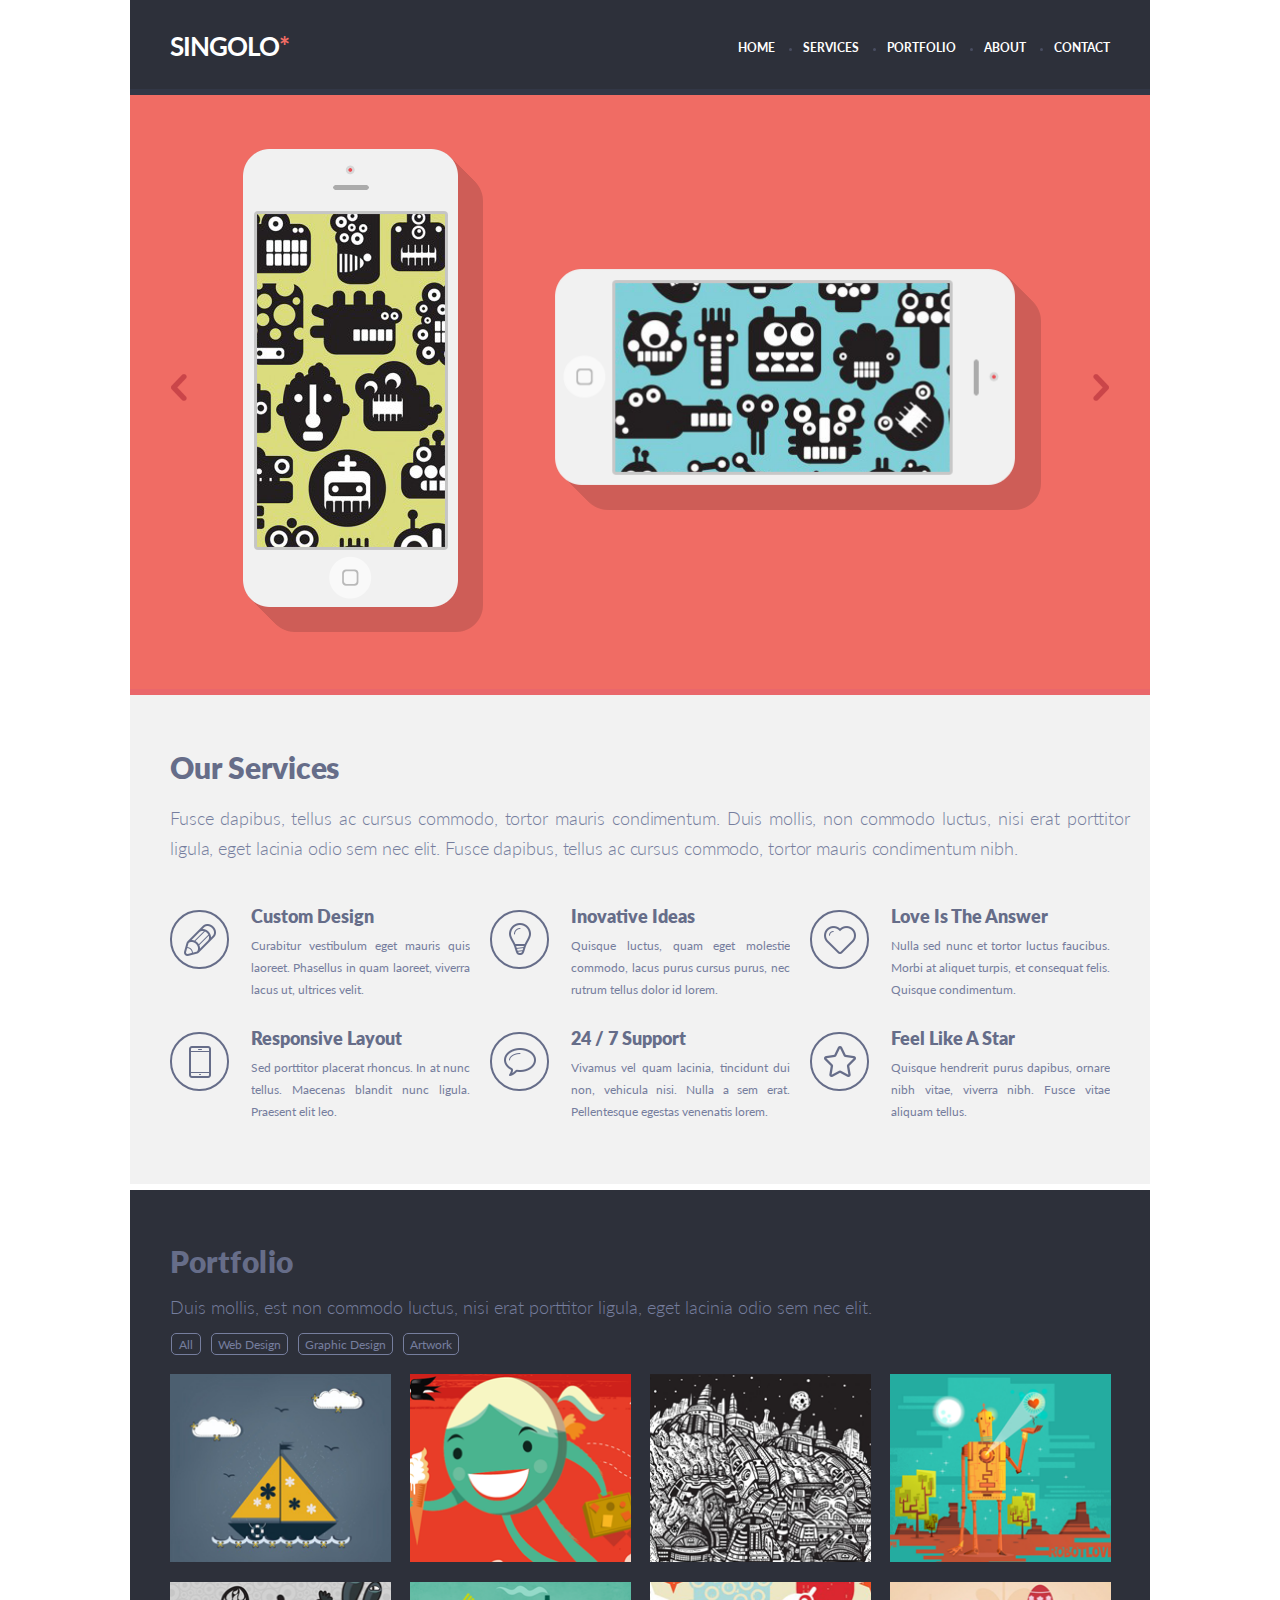
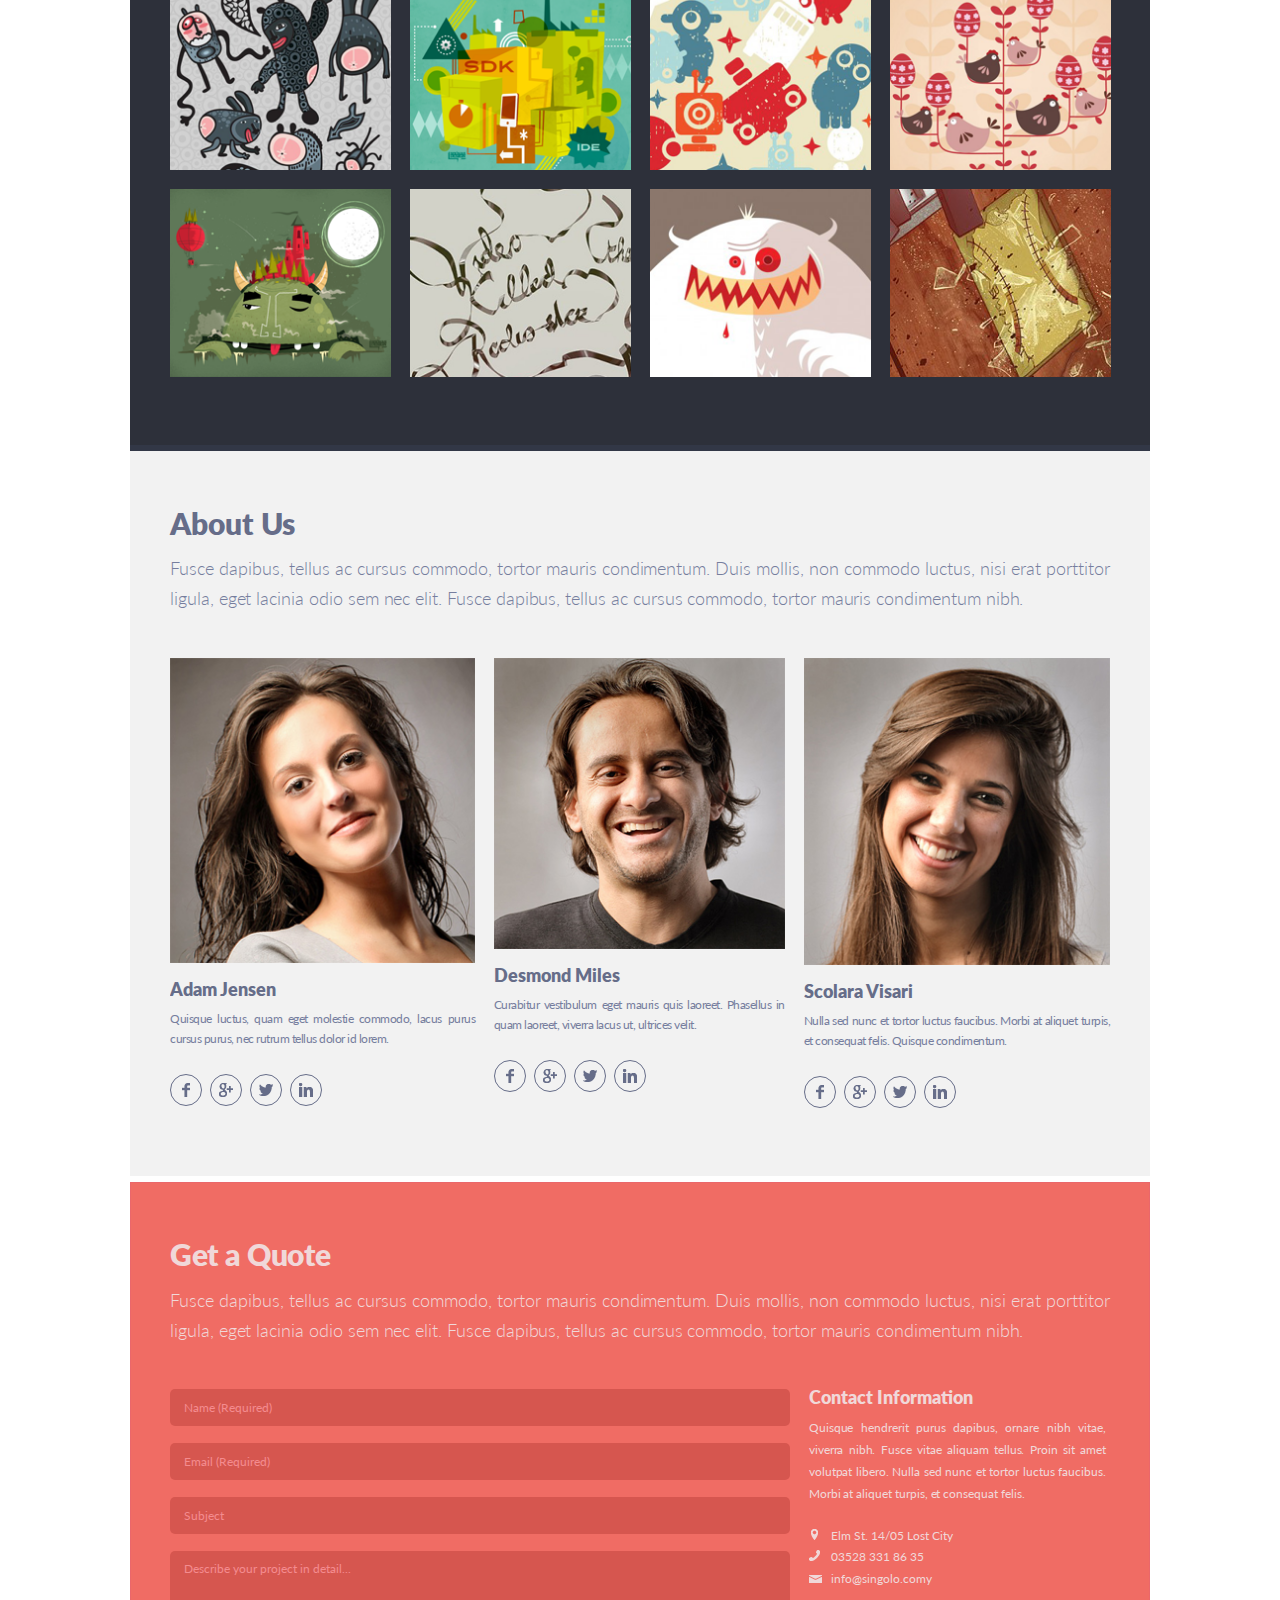
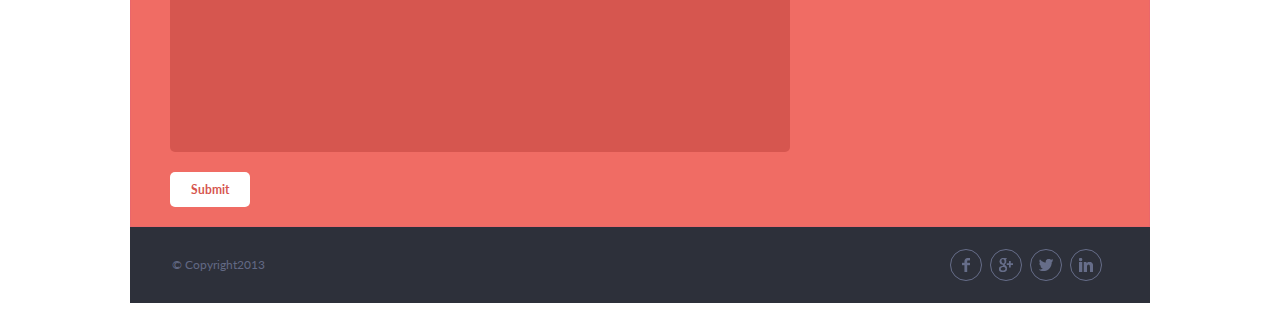
<file: index.html>
<!DOCTYPE html>
<html lang="en">
    <head>
        <meta charset="UTF-8">
        <meta name="viewport" content="width=device-width, initial-scale=1.0">
        <title>Singolo</title>
        <link rel="stylesheet" href="style.css">
        
    </head>
    <body>
        <header>
            <div class="fixed-header">
                <div class="burger_logo">

                    <div class="burger" style="transform: rotate(0deg);">
                        <span></span>
                    </div>

                    <div class="logo">
                        <h1>SINGOLO</h1><span>*</span>
                    </div>
                    <nav class="navbar">
                        <ul>
                            <li class="li">
                                <a href="#home">HOME</a>
                            </li>
                            <li class="li">
                                <a href="#services">SERVICES</a>
                            </li>
                            <li class="li">
                                <a href="#portfolio">PORTFOLIO</a>
                            </li>
                            <li class="li">
                                <a href="#about">ABOUT</a>
                            </li> 
                            <li class="li">
                                <a href="#contact">CONTACT</a>
                            </li>
                        </ul>
                    </nav>
                </div>
            </div>
        </header>
        <div class="shadowX "></div>
        <main>
            <article class="slider" id="home">
                <div class="buttonl"></div>
                <div class="wrapper_for_slider item">

                        <div class="screen_ver">
                            <img src="assets/img/phonever.png" class="photo-vertical">
                            <div class="off_screen_ver screen_visible"></div>
                        </div>                      
                        <div class="screen_hor">
                            <img src="assets/img/phonehor.png" class="photo-horizontal">
                            <div class="off_screen_hor screen_visible"></div>
                        </div>  

                </div>

                <div class="buttonr"></div>    

                <div class="wrapper_for_slider2 item">
                    <div class="screen_main">
                        <img src="assets/img/phone-group.png" class="phone-group">
                    </div>                      
                </div> 

            </article>
            <article class="services" id="services">
                <div class="block1">
                    <h1>Our Services</h1>
                    <p>
                        Fusce dapibus, tellus ac cursus commodo, tortor mauris condimentum. Duis mollis, non commodo luctus, nisi erat porttitor ligula, eget lacinia odio sem nec elit. Fusce dapibus, tellus ac cursus commodo, tortor mauris condimentum nibh.
                    </p>
                </div>
                <div class="block2">
                    <div class="positions">
                        <div class="ellipse" id="pen">
                            <img src="assets/img/pen.png">
                        </div>
                        <div class="text">
                            <h1>Custom Design</h1>
                            <p>
                                Curabitur vestibulum eget mauris quis laoreet. Phasellus in quam laoreet, viverra lacus ut, ultrices velit.
                            </p>
                        </div>
                    </div>
                    <div class="positions">
                        <div class="ellipse" id="bulb">
                            <img src="assets/img/bulb.png">
                        </div>
                        <div class="text">
                            <h1>Inovative Ideas</h1>
                            <p>
                                Quisque luctus, quam eget molestie commodo, lacus purus cursus purus, nec rutrum tellus dolor id lorem.
                            </p>
                        </div>
                    </div>
                    <div class="positions">
                        <div class="ellipse" id="heart">
                            <img src="assets/img/heart.png">
                        </div>
                        <div class="text">
                            <h1>Love Is The Answer</h1>
                            <p>
                                Nulla sed nunc et tortor luctus faucibus. Morbi at aliquet turpis, et consequat felis. Quisque condimentum.
                            </p>
                        </div>
                    </div>
                    <div class="positions addpos">
                        <div class="ellipse" id="phone">
                            <img src="assets/img/phone.png">
                        </div>
                        <div class="text">
                            <h1>Responsive Layout</h1>
                            <p>
                                Sed porttitor placerat rhoncus. In at nunc tellus. Maecenas blandit nunc ligula. Praesent elit leo.
                            </p>
                        </div>
                    </div>
                    <div class="positions addpos">
                        <div class="ellipse" id="bubble">
                            <img src="assets/img/bubble.png">
                        </div>
                        <div class="text">
                            <h1>24 / 7 Support</h1>
                            <p>
                                Vivamus vel quam lacinia, tincidunt dui non, vehicula nisi. Nulla a sem erat. Pellentesque egestas venenatis lorem.
                            </p>
                        </div>
                    </div>
                    <div class="positions addpos">
                        <div class="ellipse" id="star">
                            <img src="assets/img/star.png">
                        </div>
                        <div class="text">
                            <h1>Feel Like A Star</h1>
                            <p>
                                Quisque hendrerit purus dapibus, ornare nibh vitae, viverra nibh. Fusce vitae aliquam tellus.
                            </p>
                        </div>
                    </div>                         
                </div>
            </article>
            <article class="portfolio" id="portfolio">
                <div class="portfolio-navigation">
                    <h1>Portfolio</h1>
                    <p>Duis mollis, est non commodo luctus, nisi erat porttitor ligula, eget lacinia odio sem nec elit.</p>
                    <div class="buttons">   
                        <button id="button-all" class="single-button">All</button>
                        <button class="single-button">Web Design</button>
                        <button class="single-button">Graphic Design</button>
                        <button class="single-button">Artwork</button>
                    </div> 
                </div>
                <div class="portfolio-pictures">
                    <img src="assets/img/pictures/picture1.png" class="picture">
                    <img src="assets/img/pictures/picture2.png" class="picture">
                    <img src="assets/img/pictures/picture3.png" class="picture">
                    <img src="assets/img/pictures/picture4.png" class="picture">
                    <img src="assets/img/pictures/picture5.png" class="picture">
                    <img src="assets/img/pictures/picture6.png" class="picture">
                    <img src="assets/img/pictures/picture7.png" class="picture">
                    <img src="assets/img/pictures/picture8.png" class="picture">
                    <img src="assets/img/pictures/picture9.png" class="picture">
                    <img src="assets/img/pictures/picture10.png" class="picture">
                    <img src="assets/img/pictures/picture11.png" class="picture">
                    <img src="assets/img/pictures/picture12.png" class="picture">
                    <img src="assets/img/pictures/picture12.png" class="picture">
                </div>
            </article>
            <article class="about-us" id="about">
                <h1>About Us</h1>
                <p>Fusce dapibus, tellus ac cursus commodo, tortor mauris condimentum. Duis mollis, non commodo luctus, nisi erat porttitor ligula, eget lacinia odio sem nec elit. Fusce dapibus, tellus ac cursus commodo, tortor mauris condimentum nibh.</p>
                <div class="persons">
                    <div class="person">
                        <img src="assets/img/photo1.png" class="person-photo">
                        <h3>Adam Jensen</h3>
                        <p>Quisque luctus, quam eget molestie commodo, lacus purus cursus purus, nec rutrum tellus dolor id lorem.</p>
                        <div class="contacts">
                            <div class="contact-img facebook"></div>
                            <div class="contact-img google"></div>
                            <div class="contact-img twitter"></div>
                            <div class="contact-img linkedin"></div>
                        </div>
                    </div>
                    <div class="person">
                        <img src="assets/img/photo2.png" class="person-photo">
                        <h3>Desmond Miles</h3>
                        <p>Curabitur vestibulum eget mauris quis laoreet. Phasellus in quam laoreet, viverra lacus ut, ultrices velit.</p>
                        <div class="contacts">
                            <div class="contact-img facebook"></div>
                            <div class="contact-img google"></div>
                            <div class="contact-img twitter"></div>
                            <div class="contact-img linkedin"></div>
                        </div>
                    </div>
                    <div class="person">
                        <img src="assets/img/photo3.png" class="person-photo">
                        <h3>Scolara Visari</h3>
                        <p>Nulla sed nunc et tortor luctus faucibus. Morbi at aliquet turpis, et consequat felis. Quisque condimentum.</p>
                        <div class="contacts">
                            <div class="contact-img facebook"></div>
                            <div class="contact-img google"></div>
                            <div class="contact-img twitter"></div>
                            <div class="contact-img linkedin"></div>
                        </div>
                    </div>
                </div>
            </article>
            <div class="block_message" id="message">
                <div class="message">
                    <h3>Письмо отправлено</h3>
                    <p id="theme"></p>
                    <p id="description"></p>
                    <button type="button" id="button_close">OK</button>
                </div>
            </div>
            <article class="form" id="contact">
                
                <h1>Get a Quote</h1>
                <p>Fusce dapibus, tellus ac cursus commodo, tortor mauris condimentum. Duis mollis, non commodo luctus, nisi erat porttitor ligula, eget lacinia odio sem nec elit. Fusce dapibus, tellus ac cursus commodo, tortor mauris condimentum nibh.</p>
                <div class="enter-form">
                    <div class="main-form">
                        <form action="#" method="get" name="form" class="form-to-use">
                            <input type="text"  name="Name" placeholder="Name (Required)" required pattern="[A-Za-zА-яа-я-\s']" class="name">
                            <input type="email"  name="Mail" placeholder="Email (Required)" required class="mail">
                            <input type="text"  name="Subject" placeholder="Subject" class="subject" id="subject">
                            <textarea name="description" placeholder="Describe your project in detail..." class="textarea" id="textarea"></textarea>
                            <button type="submit" class="form-button">Submit</button>
                        </form>
                    </div>       
                    <div class="information">
                        <h3>Contact Information</h3>
                        <p>Quisque hendrerit purus dapibus, ornare nibh vitae, viverra nibh. Fusce vitae aliquam tellus. Proin sit amet volutpat libero. Nulla sed nunc et tortor luctus faucibus. Morbi at aliquet turpis, et consequat felis.</p>
                        <div class="contact-info1">
                            <img src="assets/img/location.png"><span> Elm St. 14/05 Lost City</span><br>
                        </div>    
                        <div class="contact-info2">
                            <a href="tel:035283318635"><img src="assets/img/footer-phone.png"></a><span> 03528 331 86 35</span><br>
                        </div>
                        <div class="contact-info3"> 
                            <a href="mailto:info@singolo.comy"><img src="assets/img/mail.png"></a><span> info@singolo.comy</span><br>
                        </div>   
                    </div>
                </div>
            </article>
            
        </main>
        <footer>
            <p>&copy; Copyright2013</p>
            <div class="footer-links">
                <div class="contact-img facebook"></div>
                <div class="contact-img google"></div>
                <div class="contact-img twitter"></div>
                <div class="contact-img linkedin"></div>
            </div>
        </footer>
        <script src="script.js"></script>
    </body>
</html>
</file>
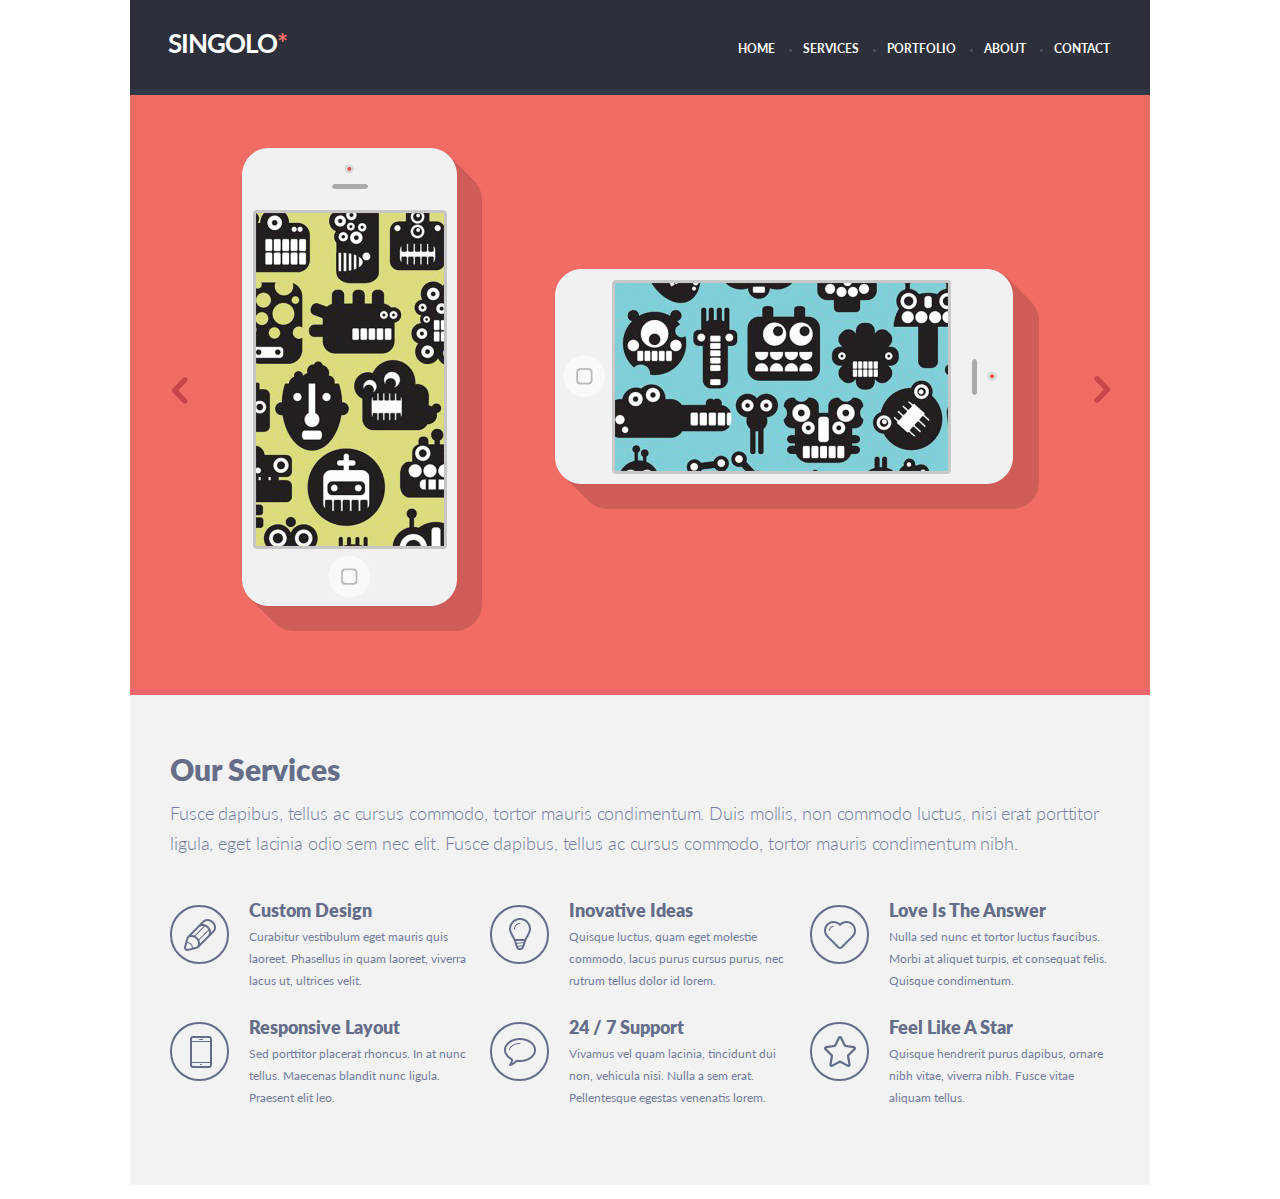
<file: singolo1.html>
<!DOCTYPE html>
<html lang="en">
    <head>
        <meta charset="UTF-8">
        <title>Singolo</title>
        <link rel="stylesheet" href="singolo1.css">
    </head>
    <body>
        <header>
            <div class="logo">
                <h1>SINGOLO</h1><span>*</span>
            </div>
            <nav class="navbar">
                <ul>
                    <li class="li">
                        <a href="#">HOME</a>
                    </li>
                    <li class="li">
                        <a href="#">SERVICES</a>
                    </li>
                    <li class="li">
                        <a href="#">PORTFOLIO</a>
                    </li>
                    <li class="li">
                        <a href="#">ABOUT</a>
                    </li> 
                    <li class="li">
                        <a href="#">CONTACT</a>
                    </li>
                </ul>
            </nav>
        </header>
        <main>
            <article class="slider">
                <div class="buttonl"></div>
                <div class="buttonr"></div>
                <img src="assets/img/phonever.png" class="photo-vertical">
                <img src="assets/img/phonehor.png" class="photo-horizontal">
            </article>
            <article class="services">
                <div class="block1">
                    <h1>Our Services</h1>
                    <p>
                        Fusce dapibus, tellus ac cursus commodo, tortor mauris condimentum. Duis mollis, non commodo luctus, nisi erat porttitor ligula, eget lacinia odio sem nec elit. Fusce dapibus, tellus ac cursus commodo, tortor mauris condimentum nibh.
                    </p>
                </div>
                <div class="block2">
                    <div class="positions">
                        <div class="ellipse" id="pen">
                            <img src="assets/img/pen.png">
                        </div>
                        <div class="text">
                            <h1>Custom Design</h1>
                            <p>
                                Curabitur vestibulum eget mauris quis laoreet. Phasellus in quam laoreet, viverra lacus ut, ultrices velit.
                            </p>
                        </div>
                    </div>
                    <div class="positions">
                        <div class="ellipse" id="bulb">
                            <img src="assets/img/bulb.png">
                        </div>
                        <div class="text">
                            <h1>Inovative Ideas</h1>
                            <p>
                                Quisque luctus, quam eget molestie commodo, lacus purus cursus purus, nec rutrum tellus dolor id lorem.
                            </p>
                        </div>
                    </div>
                    <div class="positions">
                        <div class="ellipse" id="heart">
                            <img src="assets/img/heart.png">
                        </div>
                        <div class="text">
                            <h1>Love Is The Answer</h1>
                            <p>
                                Nulla sed nunc et tortor luctus faucibus. Morbi at aliquet turpis, et consequat felis. Quisque condimentum.
                            </p>
                        </div>
                    </div>
                    <div class="positions addpos">
                        <div class="ellipse" id="phone">
                            <img src="assets/img/phone.png">
                        </div>
                        <div class="text">
                            <h1>Responsive Layout</h1>
                            <p>
                                Sed porttitor placerat rhoncus. In at nunc tellus. Maecenas blandit nunc ligula. Praesent elit leo.
                            </p>
                        </div>
                    </div>
                    <div class="positions addpos">
                        <div class="ellipse" id="bubble">
                            <img src="assets/img/bubble.png">
                        </div>
                        <div class="text">
                            <h1>24 / 7 Support</h1>
                            <p>
                                Vivamus vel quam lacinia, tincidunt dui non, vehicula nisi. Nulla a sem erat. Pellentesque egestas venenatis lorem.
                            </p>
                        </div>
                    </div>
                    <div class="positions addpos">
                        <div class="ellipse" id="star">
                            <img src="assets/img/star.png">
                        </div>
                        <div class="text">
                            <h1>Feel Like A Star</h1>
                            <p>
                                Quisque hendrerit purus dapibus, ornare nibh vitae, viverra nibh. Fusce vitae aliquam tellus.
                            </p>
                        </div>
                    </div>                         
                </div>
            </article>

        </main>
        <footer>
            
        </footer>
    </body>
</html>
</file>
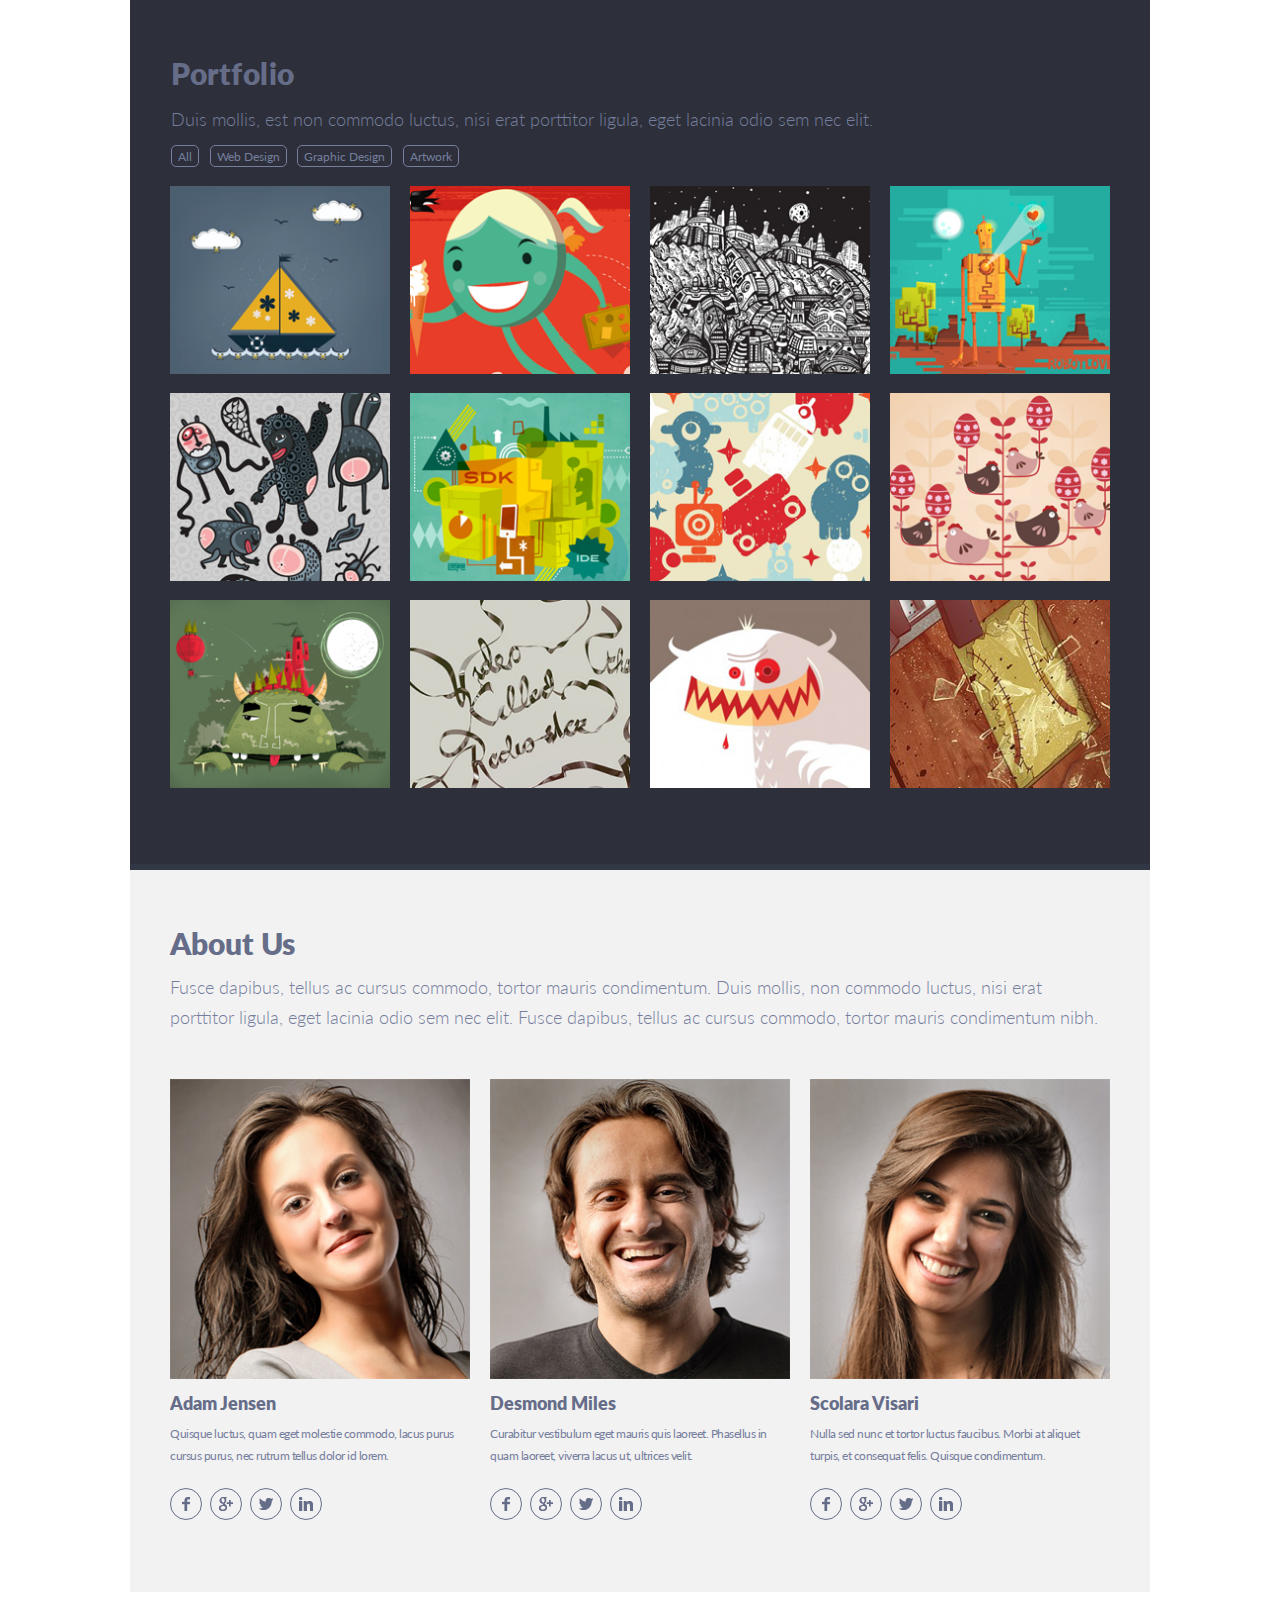
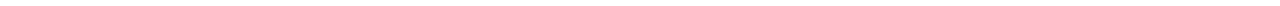
<file: singolo2.html>
<!DOCTYPE html>
<html lang="en">
    <head>
        <meta charset="UTF-8">
        <title>Singolo</title>
        <link rel="stylesheet" href="singolo2.css">
    </head>
    <body>
        <main>
            <article class="portfolio">
                <div class="portfolio-navigation">
                    <h1>Portfolio</h1>
                    <p>Duis mollis, est non commodo luctus, nisi erat porttitor ligula, eget lacinia odio sem nec elit.</p>
                    <div class="buttons">   
                        <button>All</button>
                        <button>Web Design</button>
                        <button>Graphic Design</button>
                        <button>Artwork</button>
                    </div> 
                </div>
                <div class="portfolio-pictures">
                    <img src="assets/img/pictures/picture1.png" class="picture">
                    <img src="assets/img/pictures/picture2.png" class="picture">
                    <img src="assets/img/pictures/picture3.png" class="picture">
                    <img src="assets/img/pictures/picture4.png" class="picture">
                    <img src="assets/img/pictures/picture5.png" class="picture">
                    <img src="assets/img/pictures/picture6.png" class="picture">
                    <img src="assets/img/pictures/picture7.png" class="picture">
                    <img src="assets/img/pictures/picture8.png" class="picture">
                    <img src="assets/img/pictures/picture9.png" class="picture">
                    <img src="assets/img/pictures/picture10.png" class="picture">
                    <img src="assets/img/pictures/picture11.png" class="picture">
                    <img src="assets/img/pictures/picture12.png" class="picture">
                    <img src="assets/img/pictures/picture10.png" class="picture">
                    <img src="assets/img/pictures/picture11.png" class="picture">
                    <img src="assets/img/pictures/picture12.png" class="picture">
                </div>
            </article>
            <article class="about-us">
                <h1>About Us</h1>
                <p>Fusce dapibus, tellus ac cursus commodo, tortor mauris condimentum. Duis mollis, non commodo luctus, nisi erat porttitor ligula, eget lacinia odio sem nec elit. Fusce dapibus, tellus ac cursus commodo, tortor mauris condimentum nibh.</p>
                <div class="persons">
                    <div class="person">
                        <img src="assets/img/photo1.png" class="person-photo">
                        <h3>Adam Jensen</h3>
                        <p>Quisque luctus, quam eget molestie commodo, lacus purus cursus purus, nec rutrum tellus dolor id lorem.</p>
                        <div class="contacts">
                            <div class="contact-img facebook"></div>
                            <div class="contact-img google"></div>
                            <div class="contact-img twitter"></div>
                            <div class="contact-img linkedin"></div>
                        </div>
                    </div>
                    <div class="person">
                        <img src="assets/img/photo2.png" class="person-photo">
                        <h3>Desmond Miles</h3>
                        <p>Curabitur vestibulum eget mauris quis laoreet. Phasellus in quam laoreet, viverra lacus ut, ultrices velit.</p>
                        <div class="contacts">
                            <div class="contact-img facebook"></div>
                            <div class="contact-img google"></div>
                            <div class="contact-img twitter"></div>
                            <div class="contact-img linkedin"></div>
                        </div>
                    </div>
                    <div class="person">
                        <img src="assets/img/photo3.png" class="person-photo">
                        <h3>Scolara Visari</h3>
                        <p>Nulla sed nunc et tortor luctus faucibus. Morbi at aliquet turpis, et consequat felis. Quisque condimentum.</p>
                        <div class="contacts">
                            <div class="contact-img facebook"></div>
                            <div class="contact-img google"></div>
                            <div class="contact-img twitter"></div>
                            <div class="contact-img linkedin"></div>
                        </div>
                    </div>
                </div>
            </article>
        </main>
    </body>
</html>
</file>
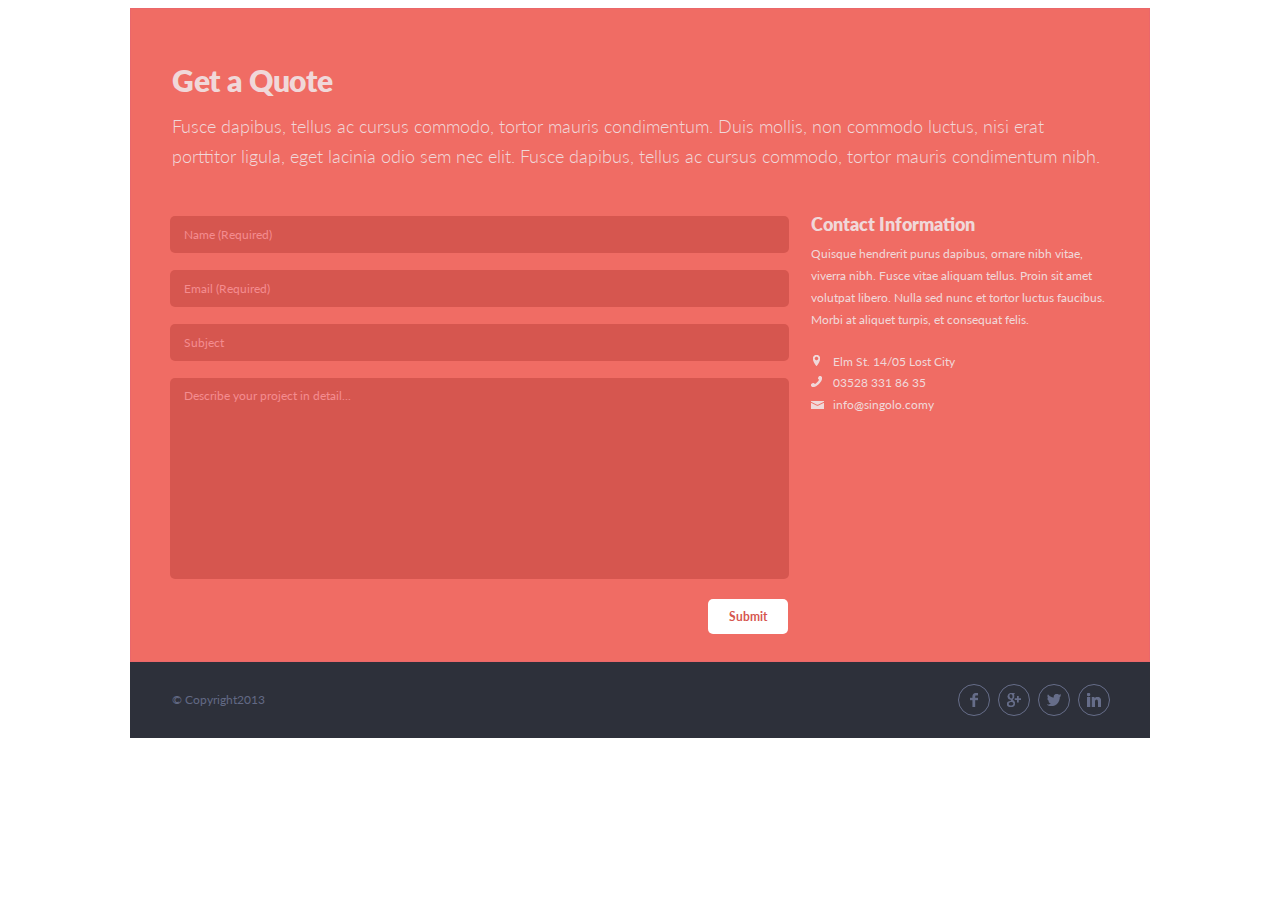
<file: singolo3.html>
<!DOCTYPE html>
<html lang="en">
    <head>
        <meta charset="UTF-8">
        <title>Singolo</title>
        <link rel="stylesheet" href="singolo3.css">
    </head>
    <body>
        <main>
            <article class="form">
                <h1>Get a Quote</h1>
                <p>Fusce dapibus, tellus ac cursus commodo, tortor mauris condimentum. Duis mollis, non commodo luctus, nisi erat porttitor ligula, eget lacinia odio sem nec elit. Fusce dapibus, tellus ac cursus commodo, tortor mauris condimentum nibh.</p>
                <div class="enter-form">
                    <div class="main-form">
                        <form action="#" method="get" name="form" class="form-to-use">
                            <input type="text"  name="Name" placeholder="Name (Required)" required class="name">
                            <input type="email"  name="Mail" placeholder="Email (Required)" required class="mail">
                            <input type="text"  name="Subject" placeholder="Subject" class="subject">
                            <textarea name="description" placeholder="Describe your project in detail..." class="textarea"></textarea>
                            <button type="submit" class="form-button">Submit</button>
                        </form>
                    </div>
                    <div class="information">
                        <h3>Contact Information</h3>
                        <p>Quisque hendrerit purus dapibus, ornare nibh vitae, viverra nibh. Fusce vitae aliquam tellus. Proin sit amet volutpat libero. Nulla sed nunc et tortor luctus faucibus. Morbi at aliquet turpis, et consequat felis.</p>
                        <div class="contact-info1">
                            <img src="assets/img/location.png"><span> Elm St. 14/05 Lost City</span><br>
                        </div>    
                        <div class="contact-info2">
                            <a href="tel:035283318635"><img src="assets/img/footer-phone.png"></a><span> 03528 331 86 35</span><br>
                        </div>
                        <div class="contact-info3"> 
                            <a href="mailto:info@singolo.comy"><img src="assets/img/mail.png"></a><span> info@singolo.comy</span><br>
                        </div>   
                    </div>
                </div>
            </article>
        </main>
        <footer>
            <p>&copy; Copyright2013</p>
            <div class="footer-links">
                <div class="contact-img facebook"></div>
                <div class="contact-img google"></div>
                <div class="contact-img twitter"></div>
                <div class="contact-img linkedin"></div>
            </div>
        </footer>
    </body>
</html>
</file>
<file: style.css>
@font-face {
    font-family: 'Lato-Bold';
    src: url('assets/fonts/Lato-Bold.ttf');
}

@font-face {
    font-family: 'Lato-Black';
    src: url('assets/fonts/Lato-Black.ttf');
}

@font-face {
    font-family: 'Lato-Regular';
    src: url('assets/fonts/Lato-Regular.ttf');
}

@font-face {
    font-family: 'Lato-Light';
    src: url('assets/fonts/Lato-Light.ttf');
}

html {
    scroll-behavior: smooth;
}

body {
    text-align: justify;
    background: white;
    margin: 0;
}

article {
    scroll-margin-top: 80px;
}

header {
    max-width: 1020px;
    height: 97px;
    margin: -8px auto 0 auto; 
    color: #fff;
    border-bottom: 6px solid #323746;
}

.fixed-header {
    position: fixed;
    max-width: 1020px;
    width: 100%;
    height: 97px;
    background: #2d303a;
    z-index: 25;
}

/* --------------- burger menu ----------------*/

.burger_logo {
    display: flex;
    justify-content: space-between;
    transition: 0.5s;
}

/* -------------------------------*/

.logo {  
    position: absolute;
    width: 200px;
    height: 89px;
    box-sizing: border-box;
    padding: 38px 0px 11px 40px
}

.logo h1 {
    display: inline;
    font-family: Lato-Bold;
    font-size: 26px;
    letter-spacing: -1px;
}

.logo span {
    font-family: Lato-Bold;
    font-size: 26px;
    color: #f06c64;
}

.navbar {
    width: 450px;
    height: 89px;
}

.navbar ul {
    display: flex;
    justify-content: space-between;
    box-sizing: border-box;
    padding: 30px 36px 0 38px; 
}

.navbar li {
    list-style-type: none;
}

.navbar li::after {
    display: inline-block;
    content: "";
    width: 3px;
    height: 3px;
    border-radius: 50%;
    margin: 1px 10px;
    background-color: #494e62;
}

.li:last-child::after {
    content: "";
    width: 0;
    height: 0;
    margin: 0;
}

a {
    font-family: Lato-Bold;
    font-size: 12px;
    text-decoration: none;
    color: white;
}

a:hover {
    color: #f06c64;
}

main {
    /*max-width: 1020px;*/
    margin: 0 auto 0 auto;  
}

.slider {
    display: block;
    position: relative;
    max-width: 1020px;
    height: calc(100vw * 0.58823);
    max-height: 594px;
    margin: 0 auto;
    background: #f06c64;
    border-bottom: 6px solid#ea676b;
    overflow: hidden;
}

.slider_blue {
    background-color: #648BF0;
}

.wrapper_for_slider {
    position: absolute;
    max-width: 1020px;
    width: 100%;
    height: 100%;
    animation: 0.5s ease-in-out;
}

.wrapper_for_slider2 {
    position: absolute;
    display: none;
    max-width: 1020px;
    width: 100%;
    height: 100%;
    padding-bottom: 49px;
    background: #648BF0;
    animation: 0.5s ease-in-out;
}

.screen_ver {
    position: absolute;
    left: 10.9%;
    top: 9%;
    width: 24vw;
    max-width: 245px;
}

.photo-vertical {
    max-width: 245px;
    width: 100%;
}

.screen_hor {
    position: absolute;
    top: 29%;
    left: 41.5%;
    width: 47.8vw;
    max-width: 488px;
}

.photo-horizontal {
    max-width: 488px;
    width: 100%;
}

.screen_main {
    position: absolute;
    left: 27%;
    top: 10%;
    width: 49%;
    z-index: 0;
}

.phone-group {
    max-width: 500px;
    width: 100%;
}

.buttonl { 
    position: absolute;
    top: 47%;
    left: 4%;
    z-index: 10;
    width: 16px;
    height: 27px;
    background-image: url('assets/img/button-left.png');
    cursor: pointer;
}

.buttonr {
    position: absolute;
    top: 47%;
    right: 4%;
    z-index: 10;
    width: 16px;
    height: 27px;
    background-image: url('assets/img/button-right.png');
    cursor: pointer;
}

.buttonl:hover {
    background-image: url('assets/img/button-left-black.png');
}

.buttonr:hover {
    background-image: url('assets/img/button-right-black.png');
}

.services {
    display: flex;
    flex-direction: column;
    box-sizing: border-box;
    padding: 43px 20px 48px 40px;
    max-width: 1020px;
    margin: 0 auto;
    background: #f2f2f2;
    border-bottom: 6px solid#ffffff;
}

.block1 h1 {
    font-family: Lato-Black;
    font-size: 30px;
    line-height: 18px;
    color: #666d89;
    text-align: justify;
    letter-spacing: -0.05px;
}

.block1 p {
    margin-top: 27px;
    font-family: Lato-Light;
    font-size: 18px;
    line-height: 30px;
    letter-spacing: -0.1px;
    color: #767e9e;
    text-align: justify;
}

.block2 {
    display: flex;
    flex-direction: row;
    flex-wrap: wrap;
    justify-content: center;
    margin-top: 29px;
}

.positions {
    display: flex;
    flex-direction: row;
    width: 300px;
    margin-right: 20px;
 }
 
 .addpos {
     margin-top: 18px;
 }

.text {
    display: flex;
    flex-direction: column;
    margin: -17px 0px 6px 22px;
    width: 220px;
    height: 115px;
    overflow: hidden;
}

.block2 h1 {
    margin: 14px 0px;
    font-family: Lato-Black;
    text-align: justify;
    font-size: 18px;
    line-height: 18px;
    color: #666d89;
}

.block2 p {
    margin-top: -4px;
    font-family: Lato-Regular;
    text-align: justify;
    font-size: 12px;
    letter-spacing: 0px;
    line-height: 22px;
    color: #767e9e;
}

.ellipse {
    width: 59px;
    height: 59px;
    border-radius: 29px;
    border: 2px solid #666d89;
}

#pen {
    box-sizing: border-box;
    padding: 12px 12px;
}

#bulb {
    box-sizing: border-box;
    padding: 11px 17px;
}

#heart {
    box-sizing: border-box;
    padding: 14px 12px;
}

#phone {
    box-sizing: border-box;
    padding: 12px 17px;
}

#bubble {
    box-sizing: border-box;
    padding: 14px 12px;
}

#star {
    box-sizing: border-box;
    padding: 12px 12px;
}

.portfolio {
    margin: 0 auto;
    max-width: 1020px;
    padding-bottom: 39px;
    background: #2d303a;
    border-bottom: 6px solid #323746;
}

.portfolio-navigation {
    box-sizing: border-box;
    padding: 42px 40px 18px;
}

.portfolio-navigation h1 {
    font-family: Lato-Black;
    font-size: 30px;
    line-height: 18px;
    letter-spacing: 0.5px;
    color: #666d89;
}

.portfolio-navigation p {
    font-family: Lato-Light;
    font-size: 18px;
    line-height: 34px;
    letter-spacing: 0px;
    color: #767e9e;
}

.buttons {
    display: flex;
    justify-content: space-between;
    margin: -9px 1px;
    width: 288px;
}

.single-button {
    height: 22px;
    padding: 0px 6px;
    border: 1px solid  #767e9e;
    border-radius: 5px;
    background-color: #2d303a;
    font-family: Lato-Regular;
    font-size: 12px;
    line-height: 22px;
    color: #767e9e;
    cursor: pointer;
}

#button-all {
    padding: 0px 7px;
}

.buttons button:hover {
    border: 1px solid  white;
    color: white;
}

.portfolio-pictures {
    display: flex;
    flex-direction: row;
    flex-wrap: wrap;
    justify-content: center;
    padding: 10px 20px 10px 40px;
}

.picture:nth-child(n+13) {
    display: none;
  }

.picture {
    margin-bottom: 2%;
    margin-right: 2%;
    width: 23%;
}

.about-us {
    margin: 0px auto;
    max-width: 1020px;
    box-sizing: border-box;
    padding: 42px 40px 68px 40px;
    background: #f2f2f2;
    border-bottom: 6px solid #ffffff;
}

.about-us h1 {
    font-family: Lato-Black;
    font-size: 30px;
    line-height: 20px;
    letter-spacing: 0px;
    color: #666d89;
}

.about-us p {
    font-family: Lato-Light;
    font-size: 18px;
    line-height: 30px;
    letter-spacing:-0.05px;
    color: #767e9e;
}

.persons {
    display: flex;
    flex-direction: row;
    margin-top: 45px;
}

.person {
    max-width: 470px;
    margin-left: 2%;
}

.person:first-child {
    margin-left: 0px;
}

.person-photo {
    width: 100%;
}

.person h3 {
    margin-top: 13px;
    font-family: Lato-Black;
    font-size: 18px;
    line-height: 18px;
    color: #666d89;
    overflow: hidden;
}

.person p {
    margin-top: -7px;
    font-family: Lato-Regular;
    font-size: 12px;
    line-height: 20px;
    letter-spacing: -0.5px; 
    color: #767e9e;  
}

.contacts {
    display: flex;
    flex-direction: row;
    margin-top: 25px;
}

.contact-img {
    margin-right: 8px;
    box-sizing: border-box;
    width: 32px;
    height: 32px;
    border: 1px solid #666d89;
    border-radius: 50%;
}

.contact-img.facebook {
    cursor: pointer;
    background: url('assets/img/facebook.png') no-repeat;
    background-position: 11px 8px;
}

.contact-img.facebook:hover {
    background: url('assets/img/facebook-black.png') no-repeat;
    background-position: 11px 8px;
}

.contact-img.google {
    cursor: pointer;
    background: url('assets/img/google.png') no-repeat;
    background-position: 8px 8px;
}

.contact-img.google:hover {
    background: url('assets/img/google-black.png') no-repeat;
    background-position: 8px 8px;
}

.contact-img.twitter {
    cursor: pointer;
    background: url('assets/img/twitter.png') no-repeat;
    background-position: 8px 9px;
}

.contact-img.twitter:hover {
    background: url('assets/img/twitter-black.png') no-repeat;
    background-position: 8px 9px;
}

.contact-img.linkedin {
    cursor: pointer;
    background: url('assets/img/linkedin.png') no-repeat;
    background-position: 8px 8px;
}

.contact-img.linkedin:hover {
    background: url('assets/img/linkedin-black.png') no-repeat;
    background-position: 8px 8px;
}

.form {
    margin: 0 auto;
    box-sizing: border-box;
    padding: 41px 39px 14px;
    max-width: 1020px;
    background: #f06c64;
    border: 1px solid #ea676b;
}

.form h1 {
    font-family: Lato-Black;
    font-size: 30px;
    line-height: 21px;
    letter-spacing: -0.5px;
    color: #f0d8d9;
}

.form p {
    font-family: Lato-Light;
    font-size: 18px;
    line-height: 30px;
    letter-spacing: -0.05px;
    color: #f0d8d9;
}

.enter-form {
    display: flex;
    flex-direction: row;
    padding: 5px 2px;
}

.main-form {
    width: 66%;
}

.form-to-use {  
    margin: 21px 0px 0px -2px;
}

.name, .mail, .subject, .textarea {
    width: 100%;
    height: 37px;
    margin-bottom: 17px;
    box-sizing: border-box;
    padding: 0px 14px; 
    font-family: Lato-Regular;
    font-size: 12px;
    border: none;
    border-radius: 5px;
    background-color: #d6564f;
    color: #f48c8f; 
}

input::-webkit-input-placeholder { 
    color: #f48c8f; 
}
input:-moz-placeholder { 
    color: #f48c8f; 
}
input::-moz-placeholder { 
    color: #f48c8f; 
}
input:-ms-input-placeholder { 
    color: #f48c8f; 
}

textarea::-webkit-input-placeholder { 
    color: #f48c8f; 
}
textarea:-moz-placeholder { 
    color: #f48c8f; 
}
textarea::-moz-placeholder { 
    color: #f48c8f; 
}
textarea:-ms-input-placeholder { 
    color: #f48c8f; 
}

.textarea {
    height: 201px;
    margin-bottom: 16px;
    box-sizing: border-box;
    padding: 10px 14px;
    resize: none;
}

.form-button {
    width: 80px;
    padding: 10px 14px;
    border-radius: 5px;
    border: none;
    background-color: white;
    box-sizing: border-box;
    font-family: Lato-Bold;
    font-size: 12px;
    color: #d6564f; 
    cursor: pointer;
}

.information {
    width: 316px;
    box-sizing: border-box;
    padding: 10px 0px 0px 19px;
}

.information h3 {
    font-family: Lato-Black;
    font-size: 18px;
    line-height: 3px;
    color: #f0d8d9;
}

.information p, span {
    font-family: Lato-Regular;
    font-size: 12px;
    line-height: 22px;
    color: #f0d8d9;
}

.contact-info1 {
    box-sizing: border-box;
    padding: 8px 2px;
}

.contact-info1 span {
    padding-left: 10px;
}

.contact-info2 {
    margin-top: -18px;
    box-sizing: border-box;
    padding: 9px 0px;
}

.contact-info2 span {
    padding-left: 8px;
}

.contact-info3 {
    margin-top: -18px;
    box-sizing: border-box;
    padding: 9px 0px;
}

.contact-info3 span {
    padding-left: 6px;
}

footer {
    display: flex;
    flex-direction: row;
    justify-content: space-between;
    align-items: center;
    margin: 0 auto;
    box-sizing: border-box;
    padding: 0px 40px 0px 42px;
    max-width: 1020px;
    height: 76px;
    background-color: #2d303a;
}

footer p {
    font-family: Lato-Regular;
    font-size: 12px;
    line-height: 30px;
    letter-spacing: 0px;
    color: #626984;
}

.footer-links {
    display: flex;
    flex-direction: row;
}

.contact-img {
    margin-right: 8px;
    box-sizing: border-box;
    width: 32px;
    height: 32px;
    border: 1px solid #666d89;
    border-radius: 50%;
}


/*new styles for dom elements*/

.portfolio-pictures-border{
    box-sizing: border-box;
    border: 5px solid #F06C64;
}

.active__menu {
    color: #F06C64;
    border-bottom: 3px solid #F06C64;
    padding-bottom: 6px;
}

.buttons .buttons-style {
    color: #F06C64;
    border: 1px solid #F06C64;
    border-radius: 5px;
    font-family: Lato-Bold;
    background: none;
}

.block_message{
    position: fixed;
    bottom: 0;
    width: 100vw;
    height: 1000px;
    background-color: grey;
    opacity: 0.9;
    z-index: 2;
}

.message{
    position: absolute;
    bottom: 30%;
    left: 20%;
    right: 20%;
    width: 60%;
    background-color: darkgray;
    padding: 20px;
    font-family: Lato-Regular;
    font-size: 20px;
    color: black;
}

#message{
    visibility: hidden;
}

#description, #theme {
    font-family: Lato-Regular;
    font-size: 20px;
    color: black;
}

.visible_screen {
    visibility: visible;
    z-index: 1;
}
.invisible_screen {
    visibility: hidden;
    z-index: 1;
}


/* ------------------ */ 

.activeSlider,
.nextSlider {
  display: block;
}

.to-left {
    animation-name: left;
  }
  
.from-right {
    animation-name: right;
  }
  
.to-right {
    animation-name: right;
    animation-direction: reverse;
  }
  
.from-left {
    animation-name: left;
    animation-direction: reverse;
  }
  
  @keyframes left {
    from {
      left: 0;
    }
    to {
      left: -100%;
    }
  }
  
  @keyframes right {
    from {
      left: 100%;
    }
    to {
      left: 0;
    }
  }

  /* --------------------------------- responsive -----------------------------------*/


@media screen and (max-width: 1019px) and (min-width: 768px) {
  
   /* .screen_main {
        left: 200px;
        top: 50px;
    }
    
    .phone-group {
        width: 380px;
    }*/

    .positions {
        margin-right: 0px;
    }

    .picture {
        width: 31%;
    }

    .positions {
        width: 49%;
    }

    .text {
        padding-right: 30px;
        width: 100%;
        min-width: 220px;
    }
    
    .main-form {
        min-width: 442px;
    }

}

@media screen and  (max-width: 767px) {

    .logo {
        position: static;
        margin: 0 auto;
    }

    .navbar {
        display: none;
    }

    .burger {
        display: block;
        position: relative;
        top: 48px;
        left: 42px;
        width: 25px;
        height: 20px;
    }

    .burger span {
        position: absolute;
        top: 0;
        left: 0;
        width: 100%;
        height: 3px;
        background: white;
        border-radius: 5px;
    }

    .burger:before,
    .burger:after {
        position: absolute;
        left: 0;
        width: 100%;
        height: 3px;
        content: '';
        background: white;
        display: inline-block;
        border-radius: 5px;
    }

    .burger:before {
        top: 8.3px;
    }

    .burger:after {
        bottom: 0;
    }

    .navbar li::after {
        display: none;
    }

    .new_logo {
        display: flex;
        flex-direction: column;
        width: 278px;
        height: 100vh;
        z-index: 20;
        background: #2d303a;
        box-shadow: 10px 10px 30px rgba(0, 0, 0, 0.5);
    }
    
    .new_singolo {  
        position: static;
        margin: 0 auto;
        box-sizing: border-box;
        padding: 24px 0px 11px 43px;
    }
    
    .new_navbar {
        display: block;
        width: 278px;
        height: 100vh;
        background: #2d303a;
    }

    .navbar .new_ul {
        display: flex;
        flex-direction: column;
        justify-content: space-between;
        box-sizing: border-box;
        padding: 18vh 36px 0 71px;
    }

    .new_li {
        margin-bottom: 16%;
    }

    .new_a {
        font-family: Lato-Bold;
        font-size: 24px;
        line-height: 29px;
        text-decoration: none;
    }

    .shadowX {
        position: absolute;
        top: 0;
        left: 0;
    }

    .shadow {
        position: fixed;
        width: 100vw;
        height: 100vh;
        background-color: rgb(31, 31, 31, 0.6);
        z-index: 19;
    }



/* -------------------------------*/

    /*.screen_main {
        left: 102px;
        top: 32px;
    }
    
    .phone-group {
        width: 180px;
    }*/

    .positions {
        margin-right: 0px;
    }
    
    .picture {
        width: 48%;
        min-width: 120px;
    }

    .picture:nth-child(n+9) {
        display: none;
    }
    
    .positions {
        width: 100%;
    }

    .text {
        width: 100%;
        min-width: 170px;
    }
    
    .about-us {
        padding: 42px 30px 45px 30px;
    }
    
    .persons {
        flex-direction: column;
        align-items: center;
        flex-wrap: wrap;
    }

    .person:first-child {
        margin-top: 0px;
    }

    .person {
        margin-left: 0px;
        margin-top: 34px;
    }

    .form {
        padding: 41px 30px 14px;
    }    
        
    .enter-form {
        display: flex;
        flex-direction: column;
    }
    
    .main-form {
        width: 100%;
        min-width: 315px;
    }

    .form-button {
        width: 100%;
    }

    .information {
        width: 100%;
        padding: 10px 0px;
    }
    
    footer {
        justify-content: center;
    }
    
    footer p {
        display: none;
    }
    
}

@media screen and  (max-width: 374px) {   

    /*.screen_main {
        left: 102px;
        top: 32px;
    }
    
    .phone-group {
        width: 160px;
    }*/

    .buttons {
        width: 260px;
    }

    .single-button {
        padding: 0px 3px;
    }

    .positions {
        width: 100%;
    }
    
    .main-form {
        width: 100%;
        min-width: 235px;
    }

    .information {
        width: 100%;
    }
    

}

.off_screen_hor {
    position: absolute;
    top: 16px;
    left: 62px;
    width: 334px;
    height: 189px;
    border-radius: 2px;
    background: black;
    visibility: hidden;
}

/*.screen_visible {
    visibility: visible;
}*/

.off_screen_ver {
    position: absolute; 
    top: 66px; 
    left: 16px; 
    width: 189px; 
    height: 334px; 
    border-radius: 2px; 
    background: black; 
    visibility: hidden;  
}
</file>
<file: singolo1.css>
@font-face {
    font-family: 'Lato-Bold';
    src: url('assets/fonts/Lato-Bold.ttf');
}

@font-face {
    font-family: 'Lato-Black';
    src: url('assets/fonts/Lato-Black.ttf');
}

@font-face {
    font-family: 'Lato-Regular';
    src: url('assets/fonts/Lato-Regular.ttf');
}

@font-face {
    font-family: 'Lato-Light';
    src: url('assets/fonts/Lato-Light.ttf');
}

body {
    background: white;
}

header {
    display: flex;
    justify-content: space-between;
    max-width: 1020px;
    height: 89px;
    margin: -8px auto 0 auto;   
    background: #2d303a;
    color: #fff;
    border-bottom: 6px solid #323746;
}

.logo {  
    width: 200px;
    height: 89px;
    box-sizing: border-box;
    padding: 27px 0px 35px 38px;
    
}

.logo h1 {
    display: inline;
    font-family: Lato-Bold;
    font-size: 26px;
    letter-spacing: -1px;
}

.logo span {
    font-family: Lato-Bold;
    font-size: 26px;
    color: #f06c64;
}

.navbar {
    width: 450px;
    height: 89px;
}

.navbar ul {
    display: flex;
    justify-content: space-between;
    box-sizing: border-box;
    padding: 23px 36px 0 38px;  
}

.navbar li {
    list-style-type: none;
}

.navbar li::after {
    display: inline-block;
    content: "";
    width: 3px;
    height: 3px;
    border-radius: 50%;
    margin: 1px 10px;
    background-color: #494e62;
}

.li:last-child::after {
    content: "";
    width: 0;
    height: 0;
    margin: 0;
}

a {
    font-family: Lato-Bold;
    font-size: 12px;
    text-decoration: none;
    color: white;
}

a:hover {
    color: #f06c64;
}

main {
    max-width: 1020px;
    margin: 0 auto 0 auto;  
}

.slider {
    height: 594px;
    background: #f06c64;
    border-bottom: 6px solid#ea676b;
}

.photo-vertical {
    position: relative;
    left: 110px;
    top: -2px;
}

.photo-horizontal {
    position: relative;
    left: 174px;
    top: -126px;
}

.buttonl {
    position: relative;
    left: 42px;
    top: 282px; 
    width: 16px;
    height: 27px;
    background-image: url('assets/img/button-left.png');
}

.buttonr {
    position: relative;
    left: 964px;
    top: 254px; 
    width: 16px;
    height: 27px;
    background-image: url('assets/img/button-right.png');
}

.buttonl:hover {
    background-image: url('assets/img/button-left-black.png');
}

.buttonr:hover {
    background-image: url('assets/img/button-right-black.png');
}

.services {
    display: flex;
    flex-direction: column;
    box-sizing: border-box;
    padding: 45px 40px 68px 40px;
    height: 496px;
    background: #f2f2f2;
    border-bottom: 6px solid#ffffff;
}

.block1 h1 {
    font-family: Lato-Black;
    font-size: 30px;
    line-height: 18px;
    color: #666d89;
    text-align: left;
}

.block1 p {
    font-family: Lato-Light;
    font-size: 18px;
    line-height: 30px;
    letter-spacing: -0.1px;
    color: #767e9e;
    text-align: left;
}

.block2 {
    display: flex;
    flex-direction: row;
    flex-wrap: wrap;
    justify-content: space-between;
    margin-top: 29px;
}

.positions {
    display: flex;
    flex-direction: row;
    width: 300px;
 }
 
 .addpos {
     margin-top: 18px;
 }

.text {
    display: flex;
    flex-direction: column;
    margin: -16px 0px 0px 20px;
    width: 220px;
}

.block2 h1 {
    font-family: Lato-Black;
    text-align: left;
    font-size: 18px;
    line-height: 18px;
    color: #666d89;
}

.block2 p {
    margin-top: -5px;
    font-family: Lato-Regular;
    text-align: left;
    font-size: 12px;
    letter-spacing: 0px;
    line-height: 22px;
    color: #767e9e;
}

.ellipse {
    width: 59px;
    height: 59px;
    border-radius: 29px;
    border: 2px solid #666d89;
}

#pen {
    box-sizing: border-box;
    padding: 12px 12px;
}

#bulb {
    box-sizing: border-box;
    padding: 11px 17px;
}

#heart {
    box-sizing: border-box;
    padding: 14px 12px;
}

#phone {
    box-sizing: border-box;
    padding: 12px 18px;
}

#bubble {
    box-sizing: border-box;
    padding: 14px 12px;
}

#star {
    box-sizing: border-box;
    padding: 12px 12px;
}
</file>
<file: singolo2.css>
@font-face {
    font-family: 'Lato-Bold';
    src: url('assets/fonts/Lato-Bold.ttf');
}

@font-face {
    font-family: 'Lato-Black';
    src: url('assets/fonts/Lato-Black.ttf');
}

@font-face {
    font-family: 'Lato-Regular';
    src: url('assets/fonts/Lato-Regular.ttf');
}

@font-face {
    font-family: 'Lato-Light';
    src: url('assets/fonts/Lato-Light.ttf');
}

.portfolio {
    margin: -8px auto 0;
    max-width: 1020px;
    height: 864px;
    background: #2d303a;
    border-bottom: 6px solid #323746;
}

.portfolio-navigation {
    box-sizing: border-box;
    padding: 44px 41px 18px;
}

.portfolio-navigation h1 {
    font-family: Lato-Black;
    font-size: 30px;
    line-height: 18px;
    letter-spacing: 0.5px;
    color: #666d89;
}

.portfolio-navigation p {
    font-family: Lato-Light;
    font-size: 18px;
    line-height: 34px;
    letter-spacing: 0px;
    color: #767e9e;
}

.buttons {
    display: flex;
    justify-content: space-between;
    margin: -9px 0px;
    width: 288px;
}

.buttons button {
    height: 22px;
    padding: 0px 6px;
    border: 1px solid  #767e9e;
    border-radius: 5px;
    background-color: #2d303a;
    font-family: Lato-Regular;
    font-size: 12px;
    line-height: 22px;
    color: #767e9e;
}

.buttons button:hover {
    border: 1px solid  white;
    color: white;
}

.portfolio-pictures {
    display: flex;
    flex-direction: row;
    flex-wrap: wrap;
    justify-content: space-between;
    padding: 10px 40px;
    height: 600px;
    overflow: hidden;
}

.picture {
    margin-bottom: 19px;
    width: 220px;
    height: 188px;
}

.about-us {
    margin: 0px auto;
    max-width: 1020px;
    height: 728px;
    box-sizing: border-box;
    padding: 44px 40px 0px 40px;
    background: #f2f2f2;
    border-bottom: 6px solid #ffffff;
}

.about-us h1 {
    font-family: Lato-Black;
    font-size: 30px;
    line-height: 18px;
    letter-spacing: 0px;
    color: #666d89;
}

.about-us p {
    font-family: Lato-Light;
    font-size: 18px;
    line-height: 30px;
    letter-spacing: 0px;
    color: #767e9e;
}

.persons {
    display: flex;
    flex-direction: row;
    justify-content: space-between;
    flex-wrap: wrap;
    margin-top: 47px;
}

.person {
    width: 300px;
}

.person-photo {
    width: 300px;
}

.person h3 {
    margin-top: 11px;
    width: 300px;
    overflow: hidden;
    font-family: Lato-Black;
    font-size: 18px;
    line-height: 18px;
    white-space: nowrap;
    color: #666d89;
}

.person p {
    margin-top: -7px;
    font-family: Lato-Regular;
    font-size: 12px;
    line-height: 22px;
    letter-spacing: -0.5px; 
    color: #767e9e;  
}

.contacts {
    display: flex;
    flex-direction: row;
    margin-top: 21px;
}

.contact-img {
    margin-right: 8px;
    box-sizing: border-box;
    width: 32px;
    height: 32px;
    border: 1px solid #666d89;
    border-radius: 50%;
}

.contact-img.facebook {
    cursor: pointer;
    background: url('assets/img/facebook.png') no-repeat;
    background-position: 11px 8px;
}

.contact-img.facebook:hover {
    background: url('assets/img/facebook-black.png') no-repeat;
    background-position: 11px 8px;
}

.contact-img.google {
    cursor: pointer;
    background: url('assets/img/google.png') no-repeat;
    background-position: 8px 8px;
}

.contact-img.google:hover {
    background: url('assets/img/google-black.png') no-repeat;
    background-position: 8px 8px;
}

.contact-img.twitter {
    cursor: pointer;
    background: url('assets/img/twitter.png') no-repeat;
    background-position: 8px 9px;
}

.contact-img.twitter:hover {
    background: url('assets/img/twitter-black.png') no-repeat;
    background-position: 8px 9px;
}

.contact-img.linkedin {
    cursor: pointer;
    background: url('assets/img/linkedin.png') no-repeat;
    background-position: 8px 8px;
}

.contact-img.linkedin:hover {
    background: url('assets/img/linkedin-black.png') no-repeat;
    background-position: 8px 8px;
}
</file>
<file: singolo3.css>
@font-face {
    font-family: 'Lato-Bold';
    src: url('assets/fonts/Lato-Bold.ttf');
}

@font-face {
    font-family: 'Lato-Black';
    src: url('assets/fonts/Lato-Black.ttf');
}

@font-face {
    font-family: 'Lato-Regular';
    src: url('assets/fonts/Lato-Regular.ttf');
}

@font-face {
    font-family: 'Lato-Light';
    src: url('assets/fonts/Lato-Light.ttf');
}

.form {
    margin: 0 auto;
    box-sizing: border-box;
    padding: 41px 41px 18px;
    width: 1020px;
    height: 654px;
    background: #f06c64;
    border: 1px solid #ea676b;
}

.form h1 {
    font-family: Lato-Black;
    font-size: 30px;
    line-height: 21px;
    letter-spacing: -0.5px;
    color: #f0d8d9;
}

.form p {
    font-family: Lato-Light;
    font-size: 18px;
    line-height: 30px;
    letter-spacing: 0px;
    color: #f0d8d9;
}

.enter-form {
    display: flex;
    flex-direction: row;
    padding: 6px 0px;
}

.main-form {
    width: 620px;
}

.form-to-use {  
    margin: 21px 0px 0px -2px;
}

.name, .mail, .subject, .textarea {
    width: 619px;
    height: 37px;
    margin-bottom: 17px;
    box-sizing: border-box;
    padding: 0px 14px; 
    font-family: Lato-Regular;
    font-size: 12px;
    border: none;
    border-radius: 5px;
    background-color: #d6564f;
    color: #f48c8f; 
}

input::-webkit-input-placeholder { 
    color: #f48c8f; 
}
input:-moz-placeholder { 
    color: #f48c8f; 
}
input::-moz-placeholder { 
    color: #f48c8f; 
}
input:-ms-input-placeholder { 
    color: #f48c8f; 
}

textarea::-webkit-input-placeholder { 
    color: #f48c8f; 
}
textarea:-moz-placeholder { 
    color: #f48c8f; 
}
textarea::-moz-placeholder { 
    color: #f48c8f; 
}
textarea:-ms-input-placeholder { 
    color: #f48c8f; 
}

.textarea {
    width: 619px;
    height: 201px;
    margin-bottom: 16px;
    box-sizing: border-box;
    padding: 10px 14px;
    resize: none;
}

.form-button {
    margin-left: 538px;
    width: 80px;
    padding: 10px 14px;
    border-radius: 5px;
    border: none;
    background-color: white;
    box-sizing: border-box;
    font-family: Lato-Bold;
    font-size: 12px;
    color: #d6564f; 
}

.information {
    width: 316px;
    box-sizing: border-box;
    padding: 10px 0px 0px 19px;
}

.information h3 {
    font-family: Lato-Black;
    font-size: 18px;
    line-height: 2px;
    color: #f0d8d9;
}

.information p, span {
    font-family: Lato-Regular;
    font-size: 12px;
    line-height: 22px;
    color: #f0d8d9;
}

.contact-info1 {
    box-sizing: border-box;
    padding: 8px 2px;
}

.contact-info1 span {
    padding-left: 10px;
}

.contact-info2 {
    margin-top: -18px;
    box-sizing: border-box;
    padding: 9px 0px;
}

.contact-info2 span {
    padding-left: 8px;
}

.contact-info3 {
    margin-top: -18px;
    box-sizing: border-box;
    padding: 9px 0px;
}

.contact-info3 span {
    padding-left: 6px;
}

footer {
    display: flex;
    flex-direction: row;
    align-items: center;
    margin: 0 auto;
    box-sizing: border-box;
    padding: 0px 40px 0px 42px;
    width: 1020px;
    height: 76px;
    background-color: #2d303a;
}

footer p {
    font-family: Lato-Regular;
    font-size: 12px;
    line-height: 30px;
    letter-spacing: 0px;
    color: #626984;
}

.footer-links {
    position: relative;
    left: 693px;
    display: flex;
    flex-direction: row;
}

.contact-img {
    margin-right: 8px;
    box-sizing: border-box;
    width: 32px;
    height: 32px;
    border: 1px solid #666d89;
    border-radius: 50%;
}

.contact-img.facebook {
    cursor: pointer;
    background: url('assets/img/facebook.png') no-repeat;
    background-position: 11px 8px;
}

.contact-img.facebook:hover {
    background: url('assets/img/facebook-black.png') no-repeat;
    background-position: 11px 8px;
}

.contact-img.google {
    cursor: pointer;
    background: url('assets/img/google.png') no-repeat;
    background-position: 8px 8px;
}

.contact-img.google:hover {
    background: url('assets/img/google-black.png') no-repeat;
    background-position: 8px 8px;
}

.contact-img.twitter {
    cursor: pointer;
    background: url('assets/img/twitter.png') no-repeat;
    background-position: 8px 9px;
}

.contact-img.twitter:hover {
    background: url('assets/img/twitter-black.png') no-repeat;
    background-position: 8px 9px;
}

.contact-img.linkedin {
    cursor: pointer;
    background: url('assets/img/linkedin.png') no-repeat;
    background-position: 8px 8px;
}

.contact-img.linkedin:hover {
    background: url('assets/img/linkedin-black.png') no-repeat;
    background-position: 8px 8px;
}
</file>
